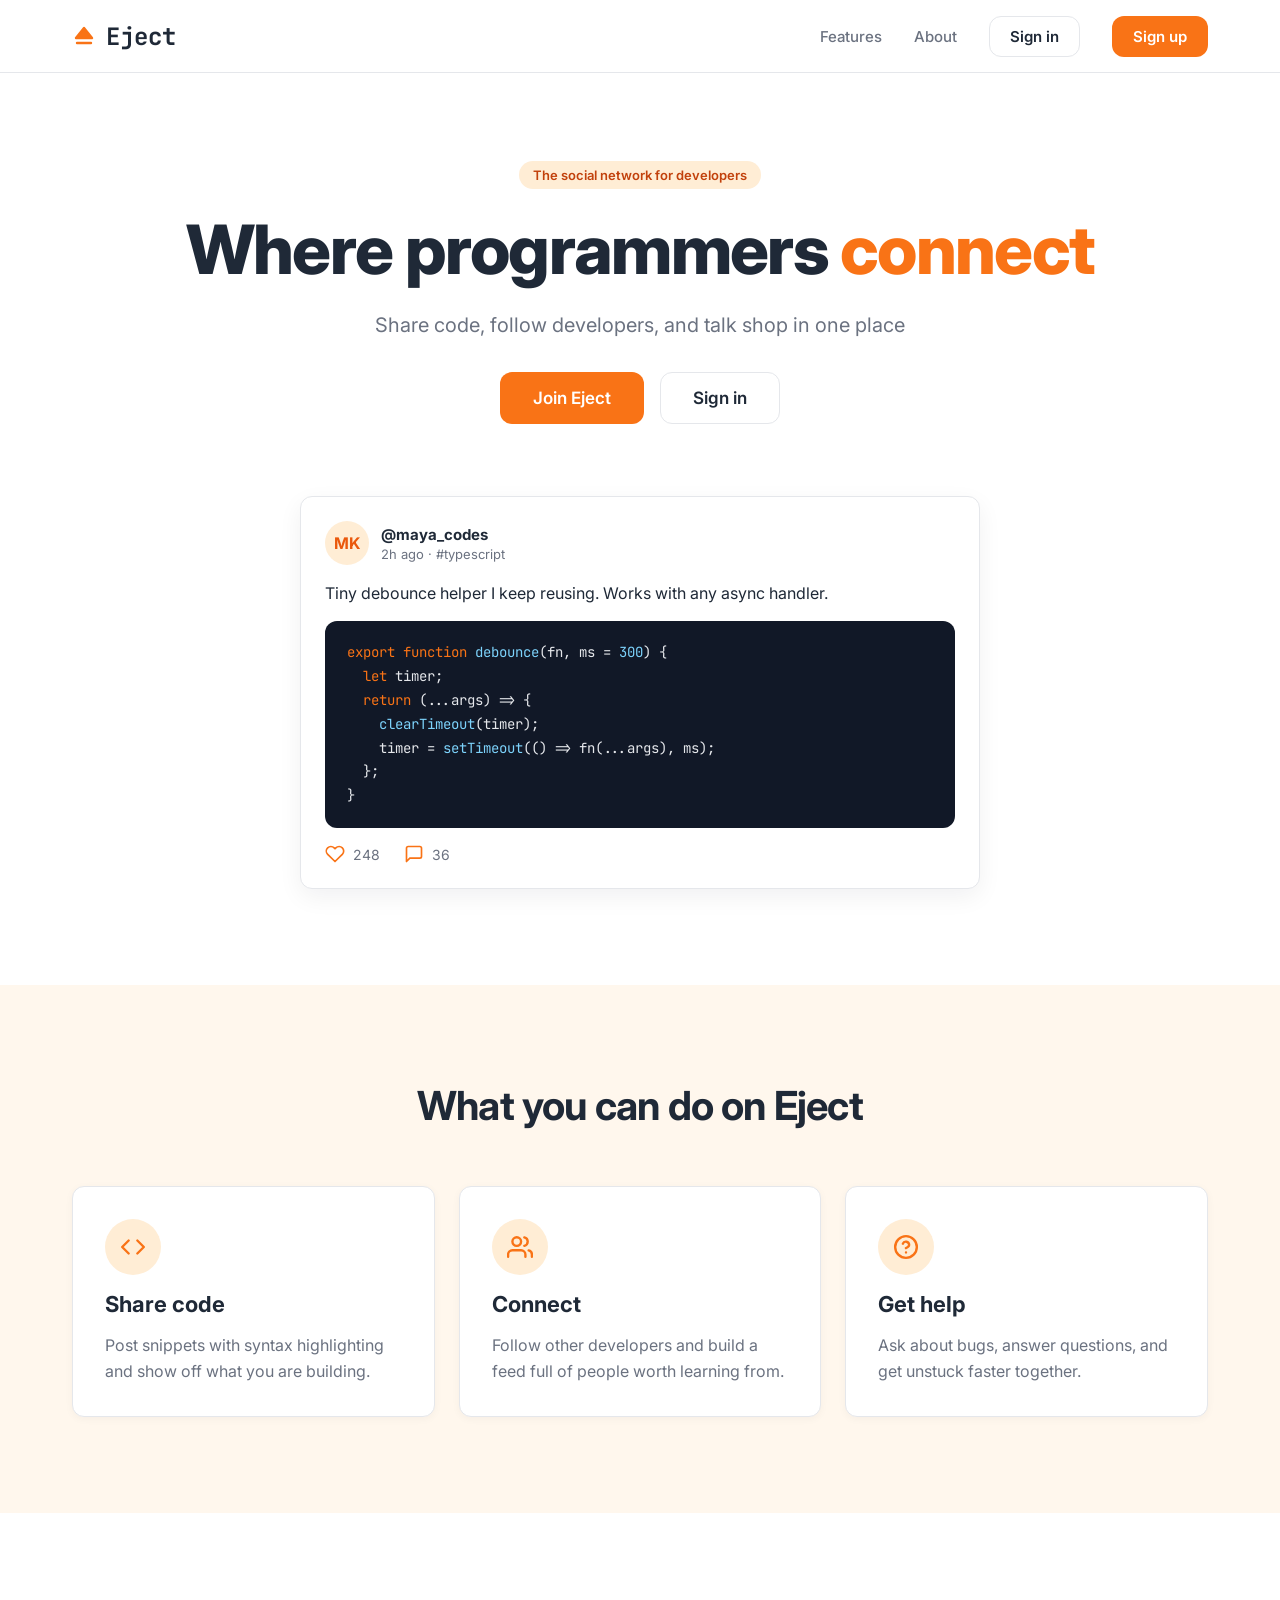
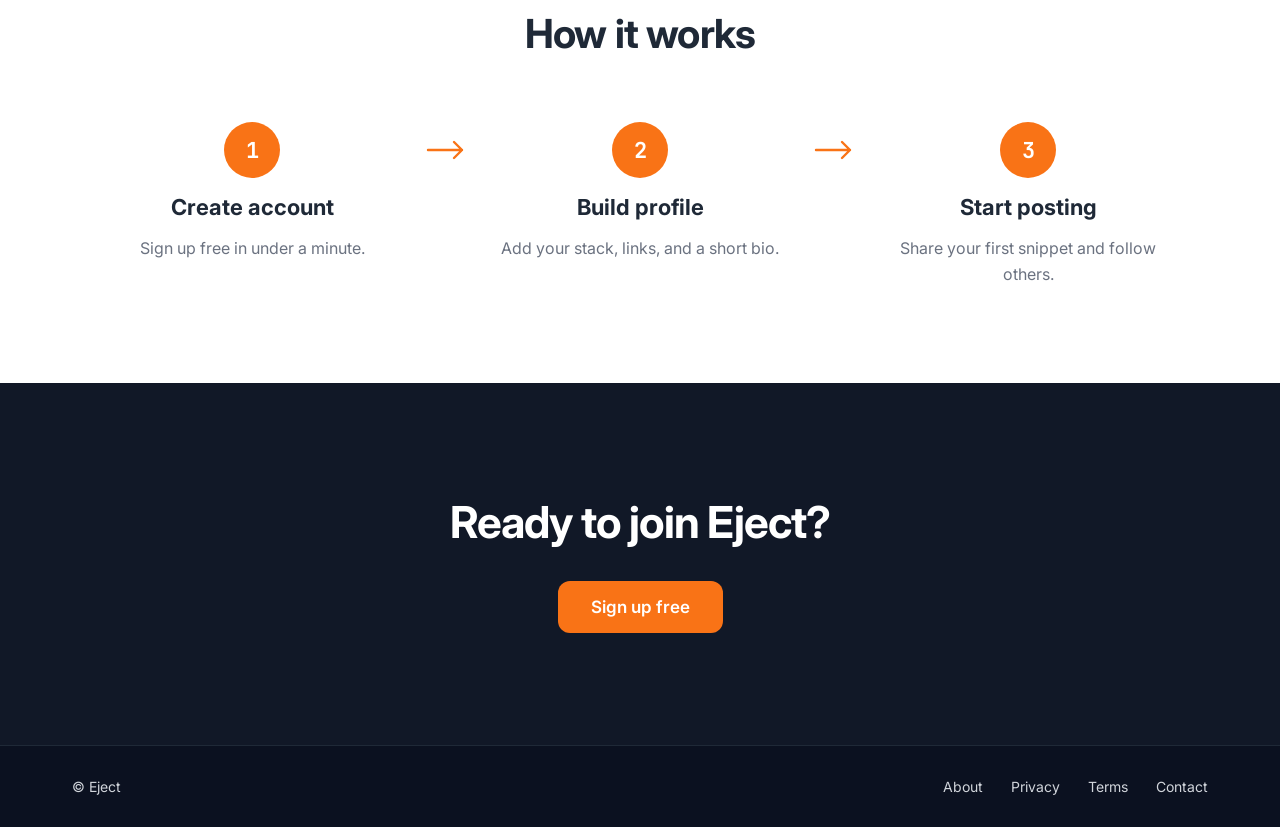
<file: index.html>
<!DOCTYPE html>
<html lang="en">
<head>
  <meta charset="UTF-8">
  <meta name="viewport" content="width=device-width, initial-scale=1">
  <title>Eject – Where programmers connect</title>

  <!-- Fonts: Inter for text, JetBrains Mono for code -->
  <link rel="preconnect" href="https://fonts.googleapis.com">
  <link href="https://fonts.googleapis.com/css2?family=Inter:wght@400;500;600;700;800&family=JetBrains+Mono:wght@400;500;700&display=swap" rel="stylesheet">

  <link rel="stylesheet" href="style.css">
</head>
<body>

  <!-- ============ 1. NAVBAR ============ -->
  <header class="navbar">
    <div class="container navbar__inner">
      <a href="#" class="logo">
        <svg width="24" height="24" viewBox="0 0 24 24" fill="none" stroke="#F97316" stroke-width="2.4" stroke-linecap="round" stroke-linejoin="round" aria-hidden="true">
          <path d="M12 4l8 10H4z" fill="#F97316"/>
          <path d="M5 19h14"/>
        </svg>
        Eject
      </a>

      <nav class="navbar__links">
        <a href="#features">Features</a>
        <a href="#about">About</a>
        <a href="#" class="btn btn--outline btn--small">Sign in</a>
        <a href="#" class="btn btn--fill btn--small">Sign up</a>
      </nav>
    </div>
  </header>

  <main>

    <!-- ============ 2. HERO ============ -->
    <section class="hero">
      <div class="container hero__inner">
        <span class="badge">The social network for developers</span>

        <h1>Where programmers <span class="accent">connect</span></h1>
        <p class="hero__text">Share code, follow developers, and talk shop in one place</p>

        <div class="hero__buttons">
          <a href="#" class="btn btn--fill btn--large">Join Eject</a>
          <a href="#" class="btn btn--outline btn--large">Sign in</a>
        </div>

        <!-- Example post card -->
        <article class="post">
          <div class="post__author">
            <div class="avatar">MK</div>
            <div>
              <strong>@maya_codes</strong>
              <small>2h ago · #typescript</small>
            </div>
          </div>

          <p>Tiny debounce helper I keep reusing. Works with any async handler.</p>

          <pre class="code"><span class="kw">export function</span> <span class="fn">debounce</span>(fn, ms = <span class="fn">300</span>) {
  <span class="kw">let</span> timer;
  <span class="kw">return</span> (...args) =&gt; {
    <span class="fn">clearTimeout</span>(timer);
    timer = <span class="fn">setTimeout</span>(() =&gt; fn(...args), ms);
  };
}</pre>

          <div class="post__stats">
            <span>
              <svg width="20" height="20" viewBox="0 0 24 24" fill="none" stroke="#F97316" stroke-width="2" stroke-linecap="round" stroke-linejoin="round" role="img" aria-label="Likes"><path d="M20.8 4.6a5.5 5.5 0 0 0-7.8 0L12 5.7l-1-1.1a5.5 5.5 0 0 0-7.8 7.8l1 1L12 21l7.8-7.6 1-1a5.5 5.5 0 0 0 0-7.8z"/></svg>
              248
            </span>
            <span>
              <svg width="20" height="20" viewBox="0 0 24 24" fill="none" stroke="#F97316" stroke-width="2" stroke-linecap="round" stroke-linejoin="round" role="img" aria-label="Comments"><path d="M21 15a2 2 0 0 1-2 2H7l-4 4V5a2 2 0 0 1 2-2h14a2 2 0 0 1 2 2z"/></svg>
              36
            </span>
          </div>
        </article>
      </div>
    </section>

    <!-- ============ 3. FEATURES ============ -->
    <section id="features" class="features">
      <div class="container section__inner">
        <h2>What you can do on Eject</h2>

        <div class="cards">
          <div class="card">
            <div class="icon-circle">
              <svg width="26" height="26" viewBox="0 0 24 24" fill="none" stroke="#F97316" stroke-width="2.2" stroke-linecap="round" stroke-linejoin="round" aria-hidden="true"><path d="M16 18l6-6-6-6M8 6l-6 6 6 6"/></svg>
            </div>
            <h3>Share code</h3>
            <p>Post snippets with syntax highlighting and show off what you are building.</p>
          </div>

          <div class="card">
            <div class="icon-circle">
              <svg width="26" height="26" viewBox="0 0 24 24" fill="none" stroke="#F97316" stroke-width="2.2" stroke-linecap="round" stroke-linejoin="round" aria-hidden="true"><path d="M17 21v-2a4 4 0 0 0-4-4H5a4 4 0 0 0-4 4v2"/><circle cx="9" cy="7" r="4"/><path d="M23 21v-2a4 4 0 0 0-3-3.9M16 3.1a4 4 0 0 1 0 7.8"/></svg>
            </div>
            <h3>Connect</h3>
            <p>Follow other developers and build a feed full of people worth learning from.</p>
          </div>

          <div class="card">
            <div class="icon-circle">
              <svg width="26" height="26" viewBox="0 0 24 24" fill="none" stroke="#F97316" stroke-width="2.2" stroke-linecap="round" stroke-linejoin="round" aria-hidden="true"><circle cx="12" cy="12" r="10"/><path d="M9.1 9a3 3 0 0 1 5.8 1c0 2-3 3-3 3M12 17h.01"/></svg>
            </div>
            <h3>Get help</h3>
            <p>Ask about bugs, answer questions, and get unstuck faster together.</p>
          </div>
        </div>
      </div>
    </section>

    <!-- ============ 4. HOW IT WORKS ============ -->
    <section id="about" class="how">
      <div class="container section__inner section__inner--wide-gap">
        <h2>How it works</h2>

        <div class="steps">
          <div class="step">
            <div class="step__number">1</div>
            <h3>Create account</h3>
            <p>Sign up free in under a minute.</p>
          </div>

          <svg class="arrow" width="40" height="24" viewBox="0 0 40 24" fill="none" stroke="#F97316" stroke-width="2.4" stroke-linecap="round" stroke-linejoin="round" aria-hidden="true"><path d="M2 12h34M28 4l8 8-8 8"/></svg>

          <div class="step">
            <div class="step__number">2</div>
            <h3>Build profile</h3>
            <p>Add your stack, links, and a short bio.</p>
          </div>

          <svg class="arrow" width="40" height="24" viewBox="0 0 40 24" fill="none" stroke="#F97316" stroke-width="2.4" stroke-linecap="round" stroke-linejoin="round" aria-hidden="true"><path d="M2 12h34M28 4l8 8-8 8"/></svg>

          <div class="step">
            <div class="step__number">3</div>
            <h3>Start posting</h3>
            <p>Share your first snippet and follow others.</p>
          </div>
        </div>
      </div>
    </section>

    <!-- ============ 5. CALL TO ACTION ============ -->
    <section class="cta">
      <div class="container cta__inner">
        <h2>Ready to join Eject?</h2>
        <a href="#" class="btn btn--fill btn--large">Sign up free</a>
      </div>
    </section>

  </main>

  <!-- ============ 6. FOOTER ============ -->
  <footer class="footer">
    <div class="container footer__inner">
      <span>© Eject</span>
      <nav>
        <a href="#">About</a>
        <a href="#">Privacy</a>
        <a href="#">Terms</a>
        <a href="#">Contact</a>
      </nav>
    </div>
  </footer>

</body>
</html>
</file>
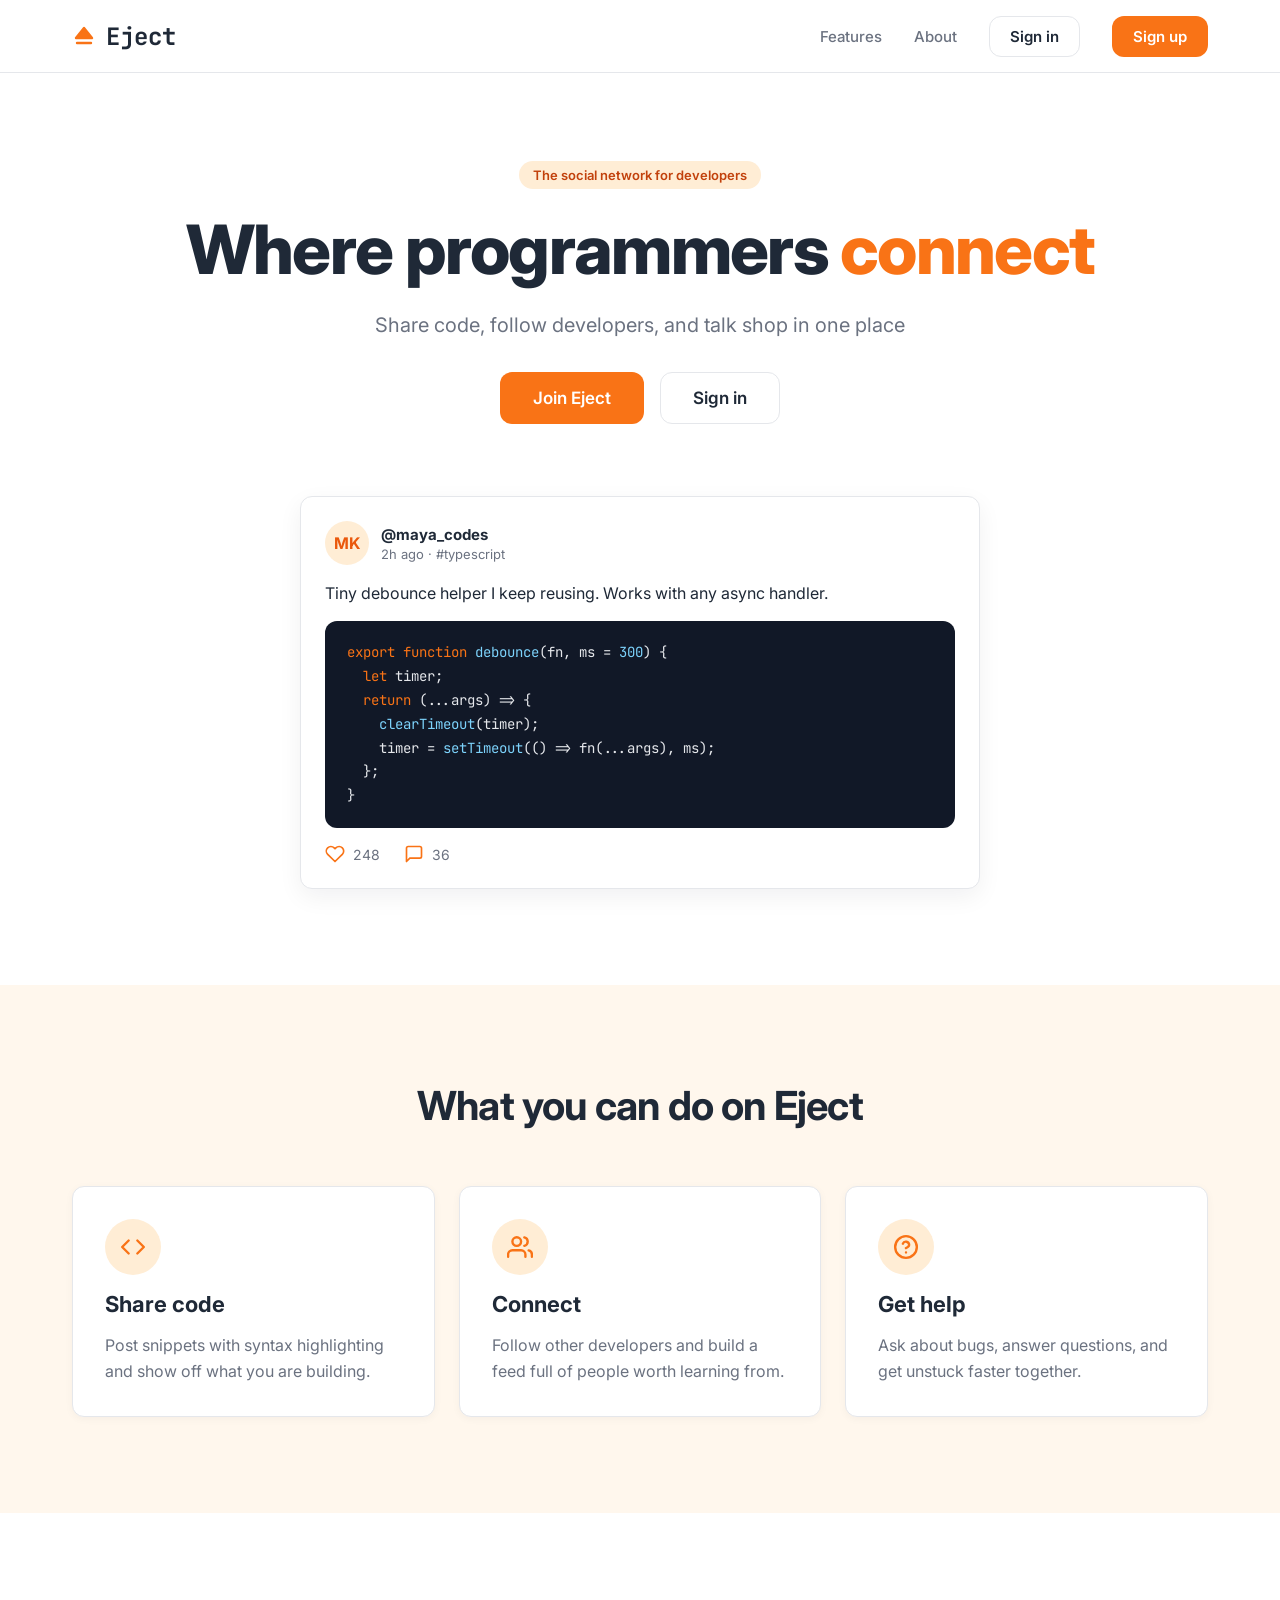
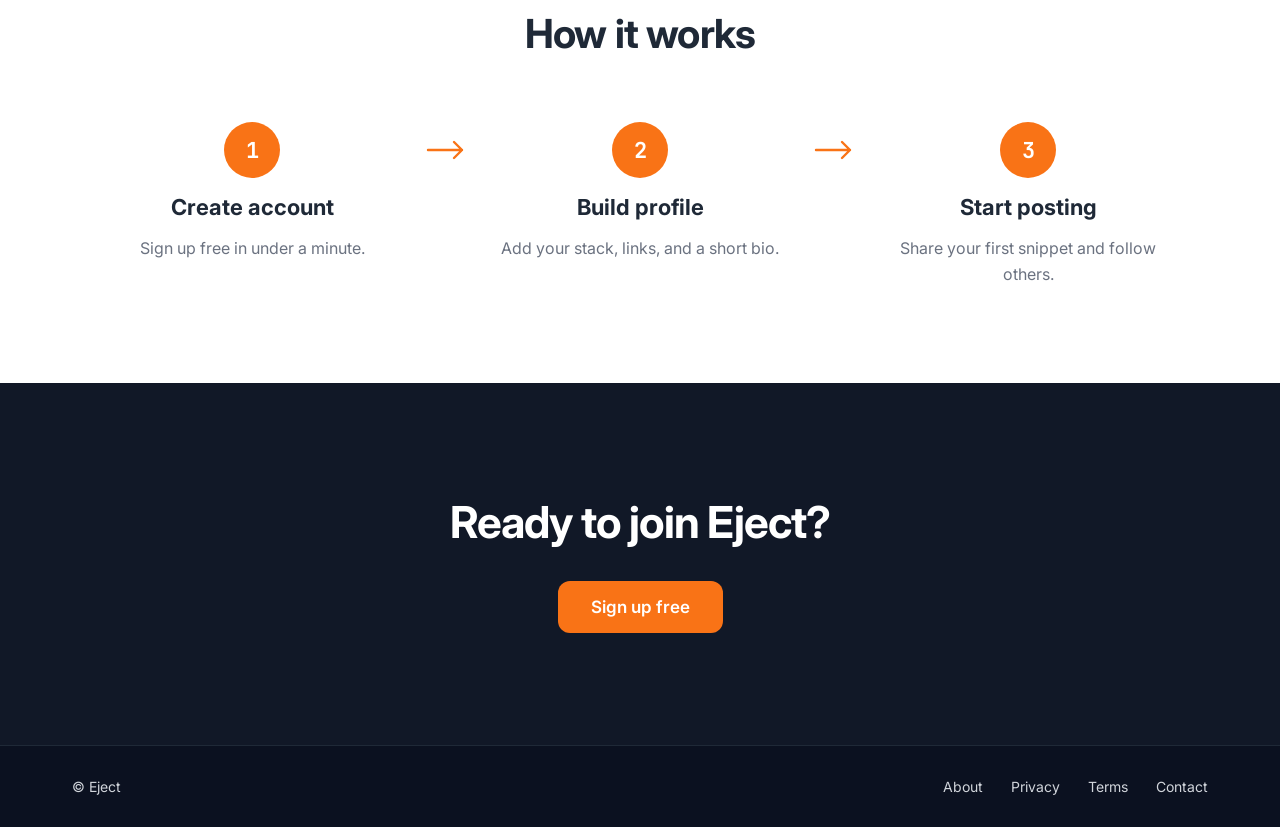
<file: index (1).html>
<!DOCTYPE html>
<html lang="en">
<head>
  <meta charset="UTF-8">
  <meta name="viewport" content="width=device-width, initial-scale=1">
  <title>Eject – Where programmers connect</title>

  <!-- Fonts: Inter for text, JetBrains Mono for code -->
  <link rel="preconnect" href="https://fonts.googleapis.com">
  <link href="https://fonts.googleapis.com/css2?family=Inter:wght@400;500;600;700;800&family=JetBrains+Mono:wght@400;500;700&display=swap" rel="stylesheet">

  <link rel="stylesheet" href="style (1).css">
</head>
<body>

  <!-- ============ 1. NAVBAR ============ -->
  <header class="navbar">
    <div class="container navbar__inner">
      <a href="#" class="logo">
        <svg width="24" height="24" viewBox="0 0 24 24" fill="none" stroke="#F97316" stroke-width="2.4" stroke-linecap="round" stroke-linejoin="round" aria-hidden="true">
          <path d="M12 4l8 10H4z" fill="#F97316"/>
          <path d="M5 19h14"/>
        </svg>
        Eject
      </a>

      <nav class="navbar__links">
        <a href="#features">Features</a>
        <a href="#about">About</a>
        <a href="signin.html" class="btn btn--outline btn--small">Sign in</a>
        <a href="signup.html" class="btn btn--fill btn--small">Sign up</a>
      </nav>
    </div>
  </header>

  <main>

    <!-- ============ 2. HERO ============ -->
    <section class="hero">
      <div class="container hero__inner">
        <span class="badge">The social network for developers</span>

        <h1>Where programmers <span class="accent">connect</span></h1>
        <p class="hero__text">Share code, follow developers, and talk shop in one place</p>

        <div class="hero__buttons">
          <a href="signup.html" class="btn btn--fill btn--large">Join Eject</a>
          <a href="signin.html" class="btn btn--outline btn--large">Sign in</a>
        </div>

        <!-- Example post card -->
        <article class="post">
          <div class="post__author">
            <div class="avatar">MK</div>
            <div>
              <strong>@maya_codes</strong>
              <small>2h ago · #typescript</small>
            </div>
          </div>

          <p>Tiny debounce helper I keep reusing. Works with any async handler.</p>

          <pre class="code"><span class="kw">export function</span> <span class="fn">debounce</span>(fn, ms = <span class="fn">300</span>) {
  <span class="kw">let</span> timer;
  <span class="kw">return</span> (...args) =&gt; {
    <span class="fn">clearTimeout</span>(timer);
    timer = <span class="fn">setTimeout</span>(() =&gt; fn(...args), ms);
  };
}</pre>

          <div class="post__stats">
            <span>
              <svg width="20" height="20" viewBox="0 0 24 24" fill="none" stroke="#F97316" stroke-width="2" stroke-linecap="round" stroke-linejoin="round" role="img" aria-label="Likes"><path d="M20.8 4.6a5.5 5.5 0 0 0-7.8 0L12 5.7l-1-1.1a5.5 5.5 0 0 0-7.8 7.8l1 1L12 21l7.8-7.6 1-1a5.5 5.5 0 0 0 0-7.8z"/></svg>
              248
            </span>
            <span>
              <svg width="20" height="20" viewBox="0 0 24 24" fill="none" stroke="#F97316" stroke-width="2" stroke-linecap="round" stroke-linejoin="round" role="img" aria-label="Comments"><path d="M21 15a2 2 0 0 1-2 2H7l-4 4V5a2 2 0 0 1 2-2h14a2 2 0 0 1 2 2z"/></svg>
              36
            </span>
          </div>
        </article>
      </div>
    </section>

    <!-- ============ 3. FEATURES ============ -->
    <section id="features" class="features">
      <div class="container section__inner">
        <h2>What you can do on Eject</h2>

        <div class="cards">
          <div class="card">
            <div class="icon-circle">
              <svg width="26" height="26" viewBox="0 0 24 24" fill="none" stroke="#F97316" stroke-width="2.2" stroke-linecap="round" stroke-linejoin="round" aria-hidden="true"><path d="M16 18l6-6-6-6M8 6l-6 6 6 6"/></svg>
            </div>
            <h3>Share code</h3>
            <p>Post snippets with syntax highlighting and show off what you are building.</p>
          </div>

          <div class="card">
            <div class="icon-circle">
              <svg width="26" height="26" viewBox="0 0 24 24" fill="none" stroke="#F97316" stroke-width="2.2" stroke-linecap="round" stroke-linejoin="round" aria-hidden="true"><path d="M17 21v-2a4 4 0 0 0-4-4H5a4 4 0 0 0-4 4v2"/><circle cx="9" cy="7" r="4"/><path d="M23 21v-2a4 4 0 0 0-3-3.9M16 3.1a4 4 0 0 1 0 7.8"/></svg>
            </div>
            <h3>Connect</h3>
            <p>Follow other developers and build a feed full of people worth learning from.</p>
          </div>

          <div class="card">
            <div class="icon-circle">
              <svg width="26" height="26" viewBox="0 0 24 24" fill="none" stroke="#F97316" stroke-width="2.2" stroke-linecap="round" stroke-linejoin="round" aria-hidden="true"><circle cx="12" cy="12" r="10"/><path d="M9.1 9a3 3 0 0 1 5.8 1c0 2-3 3-3 3M12 17h.01"/></svg>
            </div>
            <h3>Get help</h3>
            <p>Ask about bugs, answer questions, and get unstuck faster together.</p>
          </div>
        </div>
      </div>
    </section>

    <!-- ============ 4. HOW IT WORKS ============ -->
    <section id="about" class="how">
      <div class="container section__inner section__inner--wide-gap">
        <h2>How it works</h2>

        <div class="steps">
          <div class="step">
            <div class="step__number">1</div>
            <h3>Create account</h3>
            <p>Sign up free in under a minute.</p>
          </div>

          <svg class="arrow" width="40" height="24" viewBox="0 0 40 24" fill="none" stroke="#F97316" stroke-width="2.4" stroke-linecap="round" stroke-linejoin="round" aria-hidden="true"><path d="M2 12h34M28 4l8 8-8 8"/></svg>

          <div class="step">
            <div class="step__number">2</div>
            <h3>Build profile</h3>
            <p>Add your stack, links, and a short bio.</p>
          </div>

          <svg class="arrow" width="40" height="24" viewBox="0 0 40 24" fill="none" stroke="#F97316" stroke-width="2.4" stroke-linecap="round" stroke-linejoin="round" aria-hidden="true"><path d="M2 12h34M28 4l8 8-8 8"/></svg>

          <div class="step">
            <div class="step__number">3</div>
            <h3>Start posting</h3>
            <p>Share your first snippet and follow others.</p>
          </div>
        </div>
      </div>
    </section>

    <!-- ============ 5. CALL TO ACTION ============ -->
    <section class="cta">
      <div class="container cta__inner">
        <h2>Ready to join Eject?</h2>
        <a href="signup.html" class="btn btn--fill btn--large">Sign up free</a>
      </div>
    </section>

  </main>

  <!-- ============ 6. FOOTER ============ -->
  <footer class="footer">
    <div class="container footer__inner">
      <span>© Eject</span>
      <nav>
        <a href="#">About</a>
        <a href="#">Privacy</a>
        <a href="#">Terms</a>
        <a href="#">Contact</a>
      </nav>
    </div>
  </footer>

</body>
</html>
</file>
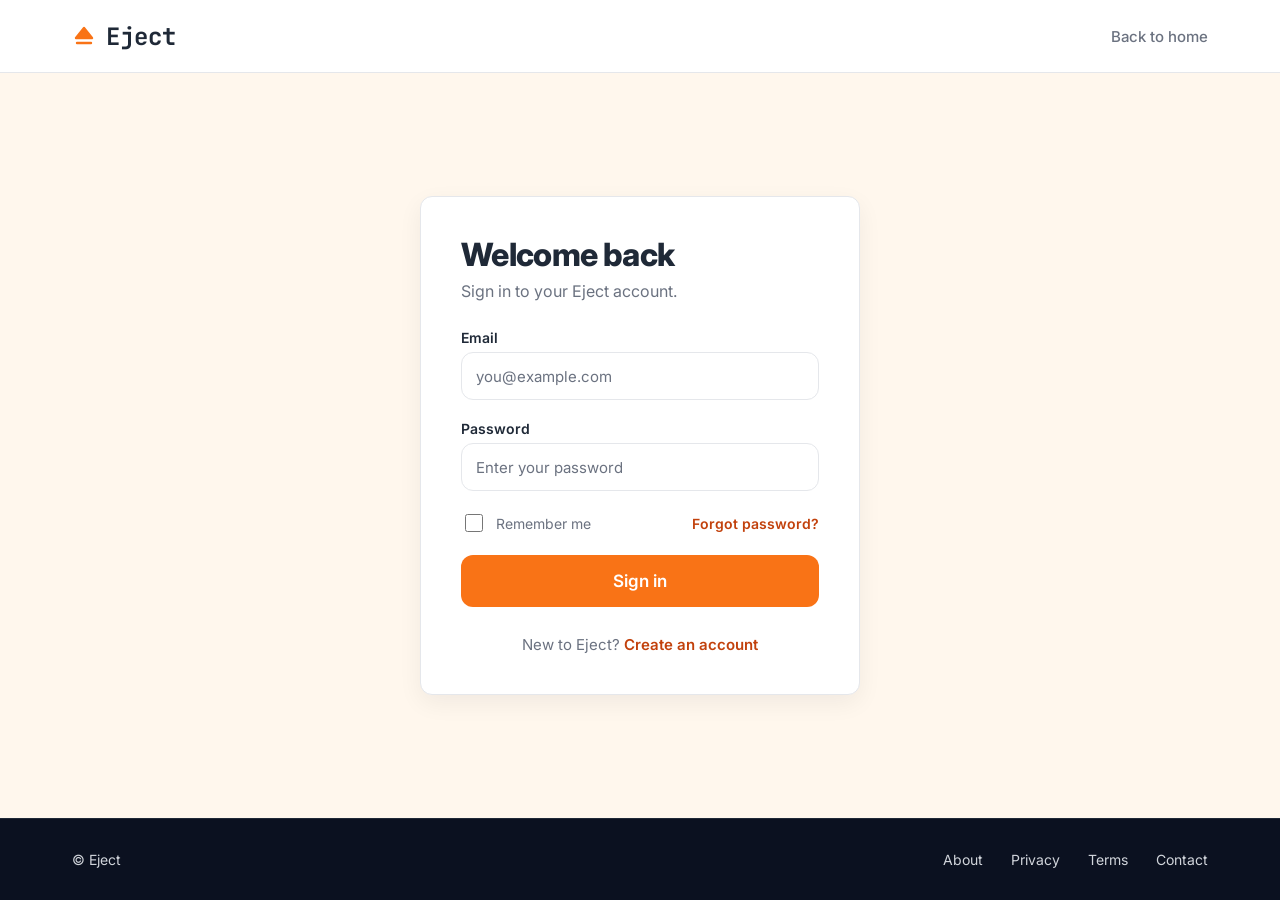
<file: signin.html>
<!DOCTYPE html>
<html lang="en">
<head>
  <meta charset="UTF-8">
  <meta name="viewport" content="width=device-width, initial-scale=1">
  <title>Welcome back – Eject</title>
  <link rel="preconnect" href="https://fonts.googleapis.com">
  <link href="https://fonts.googleapis.com/css2?family=Inter:wght@400;500;600;700;800&family=JetBrains+Mono:wght@400;500;700&display=swap" rel="stylesheet">
  <link rel="stylesheet" href="style (1).css">
</head>
<body class="page-auth">

  <header class="navbar">
    <div class="container navbar__inner">
      <a href="index.html" class="logo">
        <svg width="24" height="24" viewBox="0 0 24 24" fill="none" stroke="#F97316" stroke-width="2.4" stroke-linecap="round" stroke-linejoin="round" aria-hidden="true">
          <path d="M12 4l8 10H4z" fill="#F97316"/>
          <path d="M5 19h14"/>
        </svg>
        Eject
      </a>
      <nav class="navbar__links">
        <a href="index.html">Back to home</a>
      </nav>
    </div>
  </header>

  <main class="auth">
    <div class="auth__card">
      <div class="auth__head">
        <h1>Welcome back</h1>
        <p>Sign in to your Eject account.</p>
      </div>

      <form class="auth__form" action="#" method="post">
        <div class="field">
          <label for="email">Email</label>
          <input id="email" name="email" type="email" placeholder="you@example.com" autocomplete="email" required>
        </div>
        <div class="field">
          <label for="password">Password</label>
          <input id="password" name="password" type="password" placeholder="Enter your password" autocomplete="current-password" required>
        </div>
        <div class="auth__row">
          <label class="check"><input type="checkbox" name="remember"> Remember me</label>
          <a href="#">Forgot password?</a>
        </div>
        <button type="submit" class="btn btn--fill btn--large btn--full">Sign in</button>
      </form>

      <p class="auth__switch">New to Eject? <a href="signup.html">Create an account</a></p>
    </div>
  </main>

  <footer class="footer">
    <div class="container footer__inner">
      <span>© Eject</span>
      <nav>
        <a href="#">About</a>
        <a href="#">Privacy</a>
        <a href="#">Terms</a>
        <a href="#">Contact</a>
      </nav>
    </div>
  </footer>

</body>
</html>
</file>
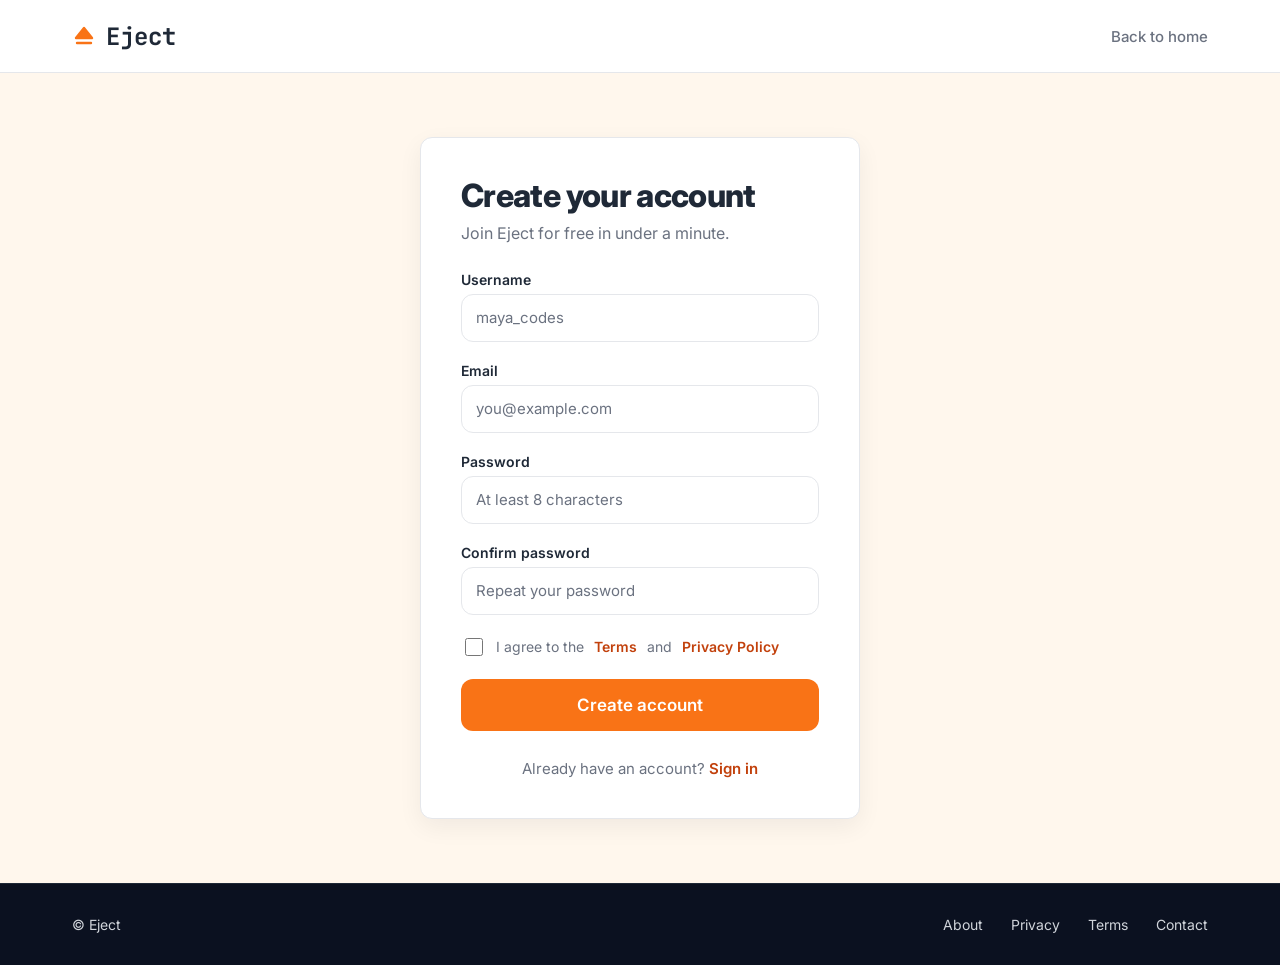
<file: signup.html>
<!DOCTYPE html>
<html lang="en">
<head>
  <meta charset="UTF-8">
  <meta name="viewport" content="width=device-width, initial-scale=1">
  <title>Create your account – Eject</title>
  <link rel="preconnect" href="https://fonts.googleapis.com">
  <link href="https://fonts.googleapis.com/css2?family=Inter:wght@400;500;600;700;800&family=JetBrains+Mono:wght@400;500;700&display=swap" rel="stylesheet">
  <link rel="stylesheet" href="style (1).css">
</head>
<body class="page-auth">

  <header class="navbar">
    <div class="container navbar__inner">
      <a href="index.html" class="logo">
        <svg width="24" height="24" viewBox="0 0 24 24" fill="none" stroke="#F97316" stroke-width="2.4" stroke-linecap="round" stroke-linejoin="round" aria-hidden="true">
          <path d="M12 4l8 10H4z" fill="#F97316"/>
          <path d="M5 19h14"/>
        </svg>
        Eject
      </a>
      <nav class="navbar__links">
        <a href="index.html">Back to home</a>
      </nav>
    </div>
  </header>

  <main class="auth">
    <div class="auth__card">
      <div class="auth__head">
        <h1>Create your account</h1>
        <p>Join Eject for free in under a minute.</p>
      </div>

      <form class="auth__form" action="#" method="post">
        <div class="field">
          <label for="username">Username</label>
          <input id="username" name="username" type="text" placeholder="maya_codes" autocomplete="username" required>
        </div>
        <div class="field">
          <label for="email">Email</label>
          <input id="email" name="email" type="email" placeholder="you@example.com" autocomplete="email" required>
        </div>
        <div class="field">
          <label for="password">Password</label>
          <input id="password" name="password" type="password" placeholder="At least 8 characters" autocomplete="new-password" required minlength="8">
        </div>
        <div class="field">
          <label for="confirm">Confirm password</label>
          <input id="confirm" name="confirm" type="password" placeholder="Repeat your password" autocomplete="new-password" required>
        </div>
        <label class="check"><input type="checkbox" name="terms" required> I agree to the <a href="#">Terms</a> and <a href="#">Privacy Policy</a></label>
        <button type="submit" class="btn btn--fill btn--large btn--full">Create account</button>
      </form>

      <p class="auth__switch">Already have an account? <a href="signin.html">Sign in</a></p>
    </div>
  </main>

  <footer class="footer">
    <div class="container footer__inner">
      <span>© Eject</span>
      <nav>
        <a href="#">About</a>
        <a href="#">Privacy</a>
        <a href="#">Terms</a>
        <a href="#">Contact</a>
      </nav>
    </div>
  </footer>

  <script>
    // Make sure both passwords match before the form is sent
    const pw = document.getElementById("password");
    const confirmPw = document.getElementById("confirm");
    function check() {
      confirmPw.setCustomValidity(pw.value === confirmPw.value ? "" : "Passwords do not match");
    }
    pw.addEventListener("input", check);
    confirmPw.addEventListener("input", check);
  </script>
</body>
</html>
</file>
<file: style.css>
/* =========================================================
   EJECT – Landing page styles
   Sections: 1 Variables · 2 Reset · 3 Layout helpers ·
   4 Buttons · 5 Navbar · 6 Hero · 7 Features ·
   8 How it works · 9 CTA · 10 Footer · 11 Mobile
   ========================================================= */

/* ---------- 1. VARIABLES (change colors here once) ---------- */
:root {
  --orange:        #F97316;
  --orange-dark:   #EA580C;
  --orange-light:  #FFEDD5;
  --orange-bg:     #FFF7ED;
  --orange-text:   #C2410C;

  --text:          #1F2937;
  --text-muted:    #6B7280;
  --border:        #E5E7EB;
  --white:         #FFFFFF;

  --dark:          #111827;
  --darker:        #0B1120;

  --radius:        12px;
  --font-main:     "Inter", system-ui, sans-serif;
  --font-code:     "JetBrains Mono", monospace;
}

/* ---------- 2. RESET ---------- */
* { box-sizing: border-box; }

body {
  margin: 0;
  font-family: var(--font-main);
  color: var(--text);
  background: var(--white);
}

a { color: var(--text-muted); text-decoration: none; }
a:hover { color: var(--orange); }

h1, h2, h3, p { margin: 0; }

/* ---------- 3. LAYOUT HELPERS ---------- */
/* Keeps content centered and max 1200px wide */
.container {
  width: 100%;
  max-width: 1200px;
  margin: 0 auto;
  padding: 0 32px;
}

/* Shared layout for Features and How-it-works sections */
.section__inner {
  display: flex;
  flex-direction: column;
  align-items: center;
  gap: 56px;
  padding-top: 96px;
  padding-bottom: 96px;
}
.section__inner--wide-gap { gap: 64px; }

h2 {
  font-size: 40px;
  font-weight: 700;
  letter-spacing: -0.02em;
  text-align: center;
}

/* ---------- 4. BUTTONS ---------- */
.btn {
  display: inline-block;
  font-weight: 600;
  border-radius: var(--radius);
  border: 1px solid transparent;
}
.btn--small { font-size: 15px; padding: 10px 20px; }
.btn--large { font-size: 17px; padding: 15px 32px; }

/* Orange filled button */
.btn--fill { background: var(--orange); color: var(--white); }
.btn--fill:hover { background: var(--orange-dark); color: var(--white); }

/* White button with grey border */
.btn--outline { border-color: var(--border); color: var(--text); }
.btn--outline:hover { border-color: var(--orange); color: var(--orange); }

/* ---------- 5. NAVBAR ---------- */
.navbar { border-bottom: 1px solid var(--border); }

.navbar__inner {
  height: 72px;
  display: flex;
  align-items: center;
  justify-content: space-between;
  gap: 16px;
}

.logo {
  display: flex;
  align-items: center;
  gap: 10px;
  font-family: var(--font-code);
  font-weight: 700;
  font-size: 24px;
  color: var(--text);
}

.navbar__links {
  display: flex;
  align-items: center;
  gap: 32px;
}
.navbar__links > a:not(.btn) { font-size: 15px; font-weight: 500; }

/* ---------- 6. HERO ---------- */
.hero__inner {
  display: flex;
  flex-direction: column;
  align-items: center;
  text-align: center;
  gap: 24px;
  padding-top: 88px;
  padding-bottom: 96px;
}

.badge {
  background: var(--orange-light);
  color: var(--orange-text);
  font-size: 13px;
  font-weight: 600;
  padding: 6px 14px;
  border-radius: 999px;
}

h1 {
  font-size: 68px;
  line-height: 1.08;
  font-weight: 800;
  letter-spacing: -0.025em;
}
.accent { color: var(--orange); }   /* the orange word "connect" */

.hero__text {
  font-size: 20px;
  line-height: 1.5;
  color: var(--text-muted);
  max-width: 640px;
}

.hero__buttons {
  display: flex;
  flex-wrap: wrap;
  justify-content: center;
  gap: 16px;
  margin-top: 8px;
}

/* --- Example post card --- */
.post {
  width: 100%;
  max-width: 680px;
  margin-top: 48px;
  padding: 24px;
  text-align: left;
  display: flex;
  flex-direction: column;
  gap: 16px;
  background: var(--white);
  border: 1px solid var(--border);
  border-radius: var(--radius);
  box-shadow: 0 8px 24px rgba(17, 24, 39, 0.06);
}

.post__author { display: flex; align-items: center; gap: 12px; }
.post__author strong { display: block; font-size: 15px; }
.post__author small  { display: block; font-size: 13px; color: var(--text-muted); margin-top: 2px; }

.avatar {
  width: 44px;
  height: 44px;
  border-radius: 50%;
  background: var(--orange-light);
  color: var(--orange-dark);
  font-weight: 700;
  display: flex;
  align-items: center;
  justify-content: center;
}

.post > p { font-size: 16px; line-height: 1.5; }

/* Dark code box */
.code {
  margin: 0;
  padding: 20px 22px;
  background: var(--dark);
  color: var(--border);
  border-radius: var(--radius);
  font-family: var(--font-code);
  font-size: 14px;
  line-height: 1.7;
  overflow-x: auto;       /* scroll sideways instead of breaking layout */
}
.code .kw { color: var(--orange); }   /* keywords: export, let, return */
.code .fn { color: #7DD3FC; }         /* functions & numbers */

.post__stats {
  display: flex;
  gap: 24px;
  font-size: 14px;
  color: var(--text-muted);
}
.post__stats span { display: flex; align-items: center; gap: 8px; }

/* ---------- 7. FEATURES ---------- */
.features { background: var(--orange-bg); }

.cards {
  display: flex;
  flex-wrap: wrap;        /* cards stack on small screens automatically */
  gap: 24px;
  width: 100%;
}

.card {
  flex: 1 1 280px;        /* grow equally, minimum width 280px */
  padding: 32px;
  display: flex;
  flex-direction: column;
  gap: 16px;
  background: var(--white);
  border: 1px solid var(--border);
  border-radius: var(--radius);
  box-shadow: 0 2px 8px rgba(17, 24, 39, 0.04);
}
.card h3 { font-size: 22px; font-weight: 700; }
.card p  { font-size: 16px; line-height: 1.6; color: var(--text-muted); }

.icon-circle {
  width: 56px;
  height: 56px;
  border-radius: 50%;
  background: var(--orange-light);
  display: flex;
  align-items: center;
  justify-content: center;
}

/* ---------- 8. HOW IT WORKS ---------- */
.steps {
  width: 100%;
  display: flex;
  flex-wrap: wrap;
  align-items: flex-start;
  justify-content: center;
  gap: 24px;
}

.step {
  flex: 1 1 220px;
  max-width: 300px;
  display: flex;
  flex-direction: column;
  align-items: center;
  text-align: center;
  gap: 16px;
}
.step h3 { font-size: 22px; font-weight: 700; }
.step p  { font-size: 16px; line-height: 1.6; color: var(--text-muted); }

.step__number {
  width: 56px;
  height: 56px;
  border-radius: 50%;
  background: var(--orange);
  color: var(--white);
  font-family: var(--font-code);
  font-weight: 700;
  font-size: 22px;
  display: flex;
  align-items: center;
  justify-content: center;
}

.arrow { margin-top: 16px; }   /* lines the arrow up with the number circles */

/* ---------- 9. CALL TO ACTION ---------- */
.cta { background: var(--dark); }

.cta__inner {
  display: flex;
  flex-direction: column;
  align-items: center;
  gap: 32px;
  padding-top: 112px;
  padding-bottom: 112px;
  text-align: center;
}
.cta h2 { font-size: 44px; color: var(--white); }

/* ---------- 10. FOOTER ---------- */
.footer { background: var(--darker); border-top: 1px solid var(--text); }

.footer__inner {
  display: flex;
  flex-wrap: wrap;
  align-items: center;
  justify-content: space-between;
  gap: 16px;
  padding-top: 32px;
  padding-bottom: 32px;
  font-size: 14px;
  color: #D1D5DB;
}
.footer nav { display: flex; flex-wrap: wrap; gap: 28px; }
.footer a   { color: #D1D5DB; font-size: 14px; }
.footer a:hover { color: var(--orange); }

/* ---------- 11. MOBILE (screens 700px wide or less) ---------- */
@media (max-width: 700px) {
  .container { padding: 0 20px; }

  h1 { font-size: 40px; }
  h2, .cta h2 { font-size: 30px; }

  .navbar__links { gap: 14px; }
  .navbar__links > a:not(.btn) { display: none; }  /* hide text links, keep buttons */

  .arrow { display: none; }                         /* arrows look odd when stacked */
  .section__inner { padding-top: 64px; padding-bottom: 64px; }
}
</file>
<file: style (1).css>
/* =========================================================
   EJECT – Landing page styles
   Sections: 1 Variables · 2 Reset · 3 Layout helpers ·
   4 Buttons · 5 Navbar · 6 Hero · 7 Features ·
   8 How it works · 9 CTA · 10 Footer · 11 Mobile
   ========================================================= */

/* ---------- 1. VARIABLES (change colors here once) ---------- */
:root {
  --orange:        #F97316;
  --orange-dark:   #EA580C;
  --orange-light:  #FFEDD5;
  --orange-bg:     #FFF7ED;
  --orange-text:   #C2410C;

  --text:          #1F2937;
  --text-muted:    #6B7280;
  --border:        #E5E7EB;
  --white:         #FFFFFF;

  --dark:          #111827;
  --darker:        #0B1120;

  --radius:        12px;
  --font-main:     "Inter", system-ui, sans-serif;
  --font-code:     "JetBrains Mono", monospace;
}

/* ---------- 2. RESET ---------- */
* { box-sizing: border-box; }

body {
  margin: 0;
  font-family: var(--font-main);
  color: var(--text);
  background: var(--white);
}

a { color: var(--text-muted); text-decoration: none; }
a:hover { color: var(--orange); }

h1, h2, h3, p { margin: 0; }

/* ---------- 3. LAYOUT HELPERS ---------- */
/* Keeps content centered and max 1200px wide */
.container {
  width: 100%;
  max-width: 1200px;
  margin: 0 auto;
  padding: 0 32px;
}

/* Shared layout for Features and How-it-works sections */
.section__inner {
  display: flex;
  flex-direction: column;
  align-items: center;
  gap: 56px;
  padding-top: 96px;
  padding-bottom: 96px;
}
.section__inner--wide-gap { gap: 64px; }

h2 {
  font-size: 40px;
  font-weight: 700;
  letter-spacing: -0.02em;
  text-align: center;
}

/* ---------- 4. BUTTONS ---------- */
.btn {
  display: inline-block;
  font-weight: 600;
  border-radius: var(--radius);
  border: 1px solid transparent;
}
.btn--small { font-size: 15px; padding: 10px 20px; }
.btn--large { font-size: 17px; padding: 15px 32px; }

/* Orange filled button */
.btn--fill { background: var(--orange); color: var(--white); }
.btn--fill:hover { background: var(--orange-dark); color: var(--white); }

/* White button with grey border */
.btn--outline { border-color: var(--border); color: var(--text); }
.btn--outline:hover { border-color: var(--orange); color: var(--orange); }

/* ---------- 5. NAVBAR ---------- */
.navbar { border-bottom: 1px solid var(--border); }

.navbar__inner {
  height: 72px;
  display: flex;
  align-items: center;
  justify-content: space-between;
  gap: 16px;
}

.logo {
  display: flex;
  align-items: center;
  gap: 10px;
  font-family: var(--font-code);
  font-weight: 700;
  font-size: 24px;
  color: var(--text);
}

.navbar__links {
  display: flex;
  align-items: center;
  gap: 32px;
}
.navbar__links > a:not(.btn) { font-size: 15px; font-weight: 500; }

/* ---------- 6. HERO ---------- */
.hero__inner {
  display: flex;
  flex-direction: column;
  align-items: center;
  text-align: center;
  gap: 24px;
  padding-top: 88px;
  padding-bottom: 96px;
}

.badge {
  background: var(--orange-light);
  color: var(--orange-text);
  font-size: 13px;
  font-weight: 600;
  padding: 6px 14px;
  border-radius: 999px;
}

h1 {
  font-size: 68px;
  line-height: 1.08;
  font-weight: 800;
  letter-spacing: -0.025em;
}
.accent { color: var(--orange); }   /* the orange word "connect" */

.hero__text {
  font-size: 20px;
  line-height: 1.5;
  color: var(--text-muted);
  max-width: 640px;
}

.hero__buttons {
  display: flex;
  flex-wrap: wrap;
  justify-content: center;
  gap: 16px;
  margin-top: 8px;
}

/* --- Example post card --- */
.post {
  width: 100%;
  max-width: 680px;
  margin-top: 48px;
  padding: 24px;
  text-align: left;
  display: flex;
  flex-direction: column;
  gap: 16px;
  background: var(--white);
  border: 1px solid var(--border);
  border-radius: var(--radius);
  box-shadow: 0 8px 24px rgba(17, 24, 39, 0.06);
}

.post__author { display: flex; align-items: center; gap: 12px; }
.post__author strong { display: block; font-size: 15px; }
.post__author small  { display: block; font-size: 13px; color: var(--text-muted); margin-top: 2px; }

.avatar {
  width: 44px;
  height: 44px;
  border-radius: 50%;
  background: var(--orange-light);
  color: var(--orange-dark);
  font-weight: 700;
  display: flex;
  align-items: center;
  justify-content: center;
}

.post > p { font-size: 16px; line-height: 1.5; }

/* Dark code box */
.code {
  margin: 0;
  padding: 20px 22px;
  background: var(--dark);
  color: var(--border);
  border-radius: var(--radius);
  font-family: var(--font-code);
  font-size: 14px;
  line-height: 1.7;
  overflow-x: auto;       /* scroll sideways instead of breaking layout */
}
.code .kw { color: var(--orange); }   /* keywords: export, let, return */
.code .fn { color: #7DD3FC; }         /* functions & numbers */

.post__stats {
  display: flex;
  gap: 24px;
  font-size: 14px;
  color: var(--text-muted);
}
.post__stats span { display: flex; align-items: center; gap: 8px; }

/* ---------- 7. FEATURES ---------- */
.features { background: var(--orange-bg); }

.cards {
  display: flex;
  flex-wrap: wrap;        /* cards stack on small screens automatically */
  gap: 24px;
  width: 100%;
}

.card {
  flex: 1 1 280px;        /* grow equally, minimum width 280px */
  padding: 32px;
  display: flex;
  flex-direction: column;
  gap: 16px;
  background: var(--white);
  border: 1px solid var(--border);
  border-radius: var(--radius);
  box-shadow: 0 2px 8px rgba(17, 24, 39, 0.04);
}
.card h3 { font-size: 22px; font-weight: 700; }
.card p  { font-size: 16px; line-height: 1.6; color: var(--text-muted); }

.icon-circle {
  width: 56px;
  height: 56px;
  border-radius: 50%;
  background: var(--orange-light);
  display: flex;
  align-items: center;
  justify-content: center;
}

/* ---------- 8. HOW IT WORKS ---------- */
.steps {
  width: 100%;
  display: flex;
  flex-wrap: wrap;
  align-items: flex-start;
  justify-content: center;
  gap: 24px;
}

.step {
  flex: 1 1 220px;
  max-width: 300px;
  display: flex;
  flex-direction: column;
  align-items: center;
  text-align: center;
  gap: 16px;
}
.step h3 { font-size: 22px; font-weight: 700; }
.step p  { font-size: 16px; line-height: 1.6; color: var(--text-muted); }

.step__number {
  width: 56px;
  height: 56px;
  border-radius: 50%;
  background: var(--orange);
  color: var(--white);
  font-family: var(--font-code);
  font-weight: 700;
  font-size: 22px;
  display: flex;
  align-items: center;
  justify-content: center;
}

.arrow { margin-top: 16px; }   /* lines the arrow up with the number circles */

/* ---------- 9. CALL TO ACTION ---------- */
.cta { background: var(--dark); }

.cta__inner {
  display: flex;
  flex-direction: column;
  align-items: center;
  gap: 32px;
  padding-top: 112px;
  padding-bottom: 112px;
  text-align: center;
}
.cta h2 { font-size: 44px; color: var(--white); }

/* ---------- 10. FOOTER ---------- */
.footer { background: var(--darker); border-top: 1px solid var(--text); }

.footer__inner {
  display: flex;
  flex-wrap: wrap;
  align-items: center;
  justify-content: space-between;
  gap: 16px;
  padding-top: 32px;
  padding-bottom: 32px;
  font-size: 14px;
  color: #D1D5DB;
}
.footer nav { display: flex; flex-wrap: wrap; gap: 28px; }
.footer a   { color: #D1D5DB; font-size: 14px; }
.footer a:hover { color: var(--orange); }

/* ---------- 11. MOBILE (screens 700px wide or less) ---------- */
@media (max-width: 700px) {
  .container { padding: 0 20px; }

  h1 { font-size: 40px; }
  h2, .cta h2 { font-size: 30px; }

  .navbar__links { gap: 14px; }
  .navbar__links > a:not(.btn) { display: none; }  /* hide text links, keep buttons */

  .arrow { display: none; }                         /* arrows look odd when stacked */
  .section__inner { padding-top: 64px; padding-bottom: 64px; }
}


/* ---------- 12. SIGN IN / SIGN UP ---------- */
.page-auth { min-height: 100vh; display: flex; flex-direction: column; }

.auth {
  flex: 1;
  display: flex;
  align-items: center;
  justify-content: center;
  padding: 64px 20px;
  background: var(--orange-bg);
}

.auth__card {
  width: 100%;
  max-width: 440px;
  padding: 40px;
  display: flex;
  flex-direction: column;
  gap: 28px;
  background: var(--white);
  border: 1px solid var(--border);
  border-radius: var(--radius);
  box-shadow: 0 8px 24px rgba(17, 24, 39, 0.06);
}

.auth__head { display: flex; flex-direction: column; gap: 8px; }
.auth__head h1 { font-size: 32px; line-height: 1.15; letter-spacing: -0.02em; }
.auth__head p  { font-size: 16px; color: var(--text-muted); }

.auth__form { display: flex; flex-direction: column; gap: 20px; }

.field { display: flex; flex-direction: column; gap: 6px; }
.field label { font-size: 14px; font-weight: 600; }
.field input {
  height: 48px;
  padding: 0 14px;
  font: inherit;
  font-size: 15px;
  color: var(--text);
  background: var(--white);
  border: 1px solid var(--border);
  border-radius: var(--radius);
}
.field input::placeholder { color: var(--text-muted); }
.field input:focus,
.check input:focus-visible {
  outline: 2px solid var(--orange);
  outline-offset: 2px;
  border-color: var(--orange);
}

.auth__row {
  display: flex;
  flex-wrap: wrap;
  align-items: center;
  justify-content: space-between;
  gap: 8px;
  font-size: 14px;
}
.auth__row a, .auth__switch a, .check a { color: var(--orange-text); font-weight: 600; }
.auth__row a:hover, .auth__switch a:hover, .check a:hover { color: var(--orange-dark); }

.check { display: flex; align-items: center; gap: 10px; font-size: 14px; color: var(--text-muted); }
.check input { width: 18px; height: 18px; accent-color: var(--orange); flex-shrink: 0; }

/* Full-width button (also works on <button>) */
.btn--full { width: 100%; text-align: center; font-family: inherit; cursor: pointer; }

.auth__switch { text-align: center; font-size: 15px; color: var(--text-muted); }

@media (max-width: 700px) {
  .auth { padding: 40px 16px; }
  .auth__card { padding: 28px 22px; }
}
</file>
